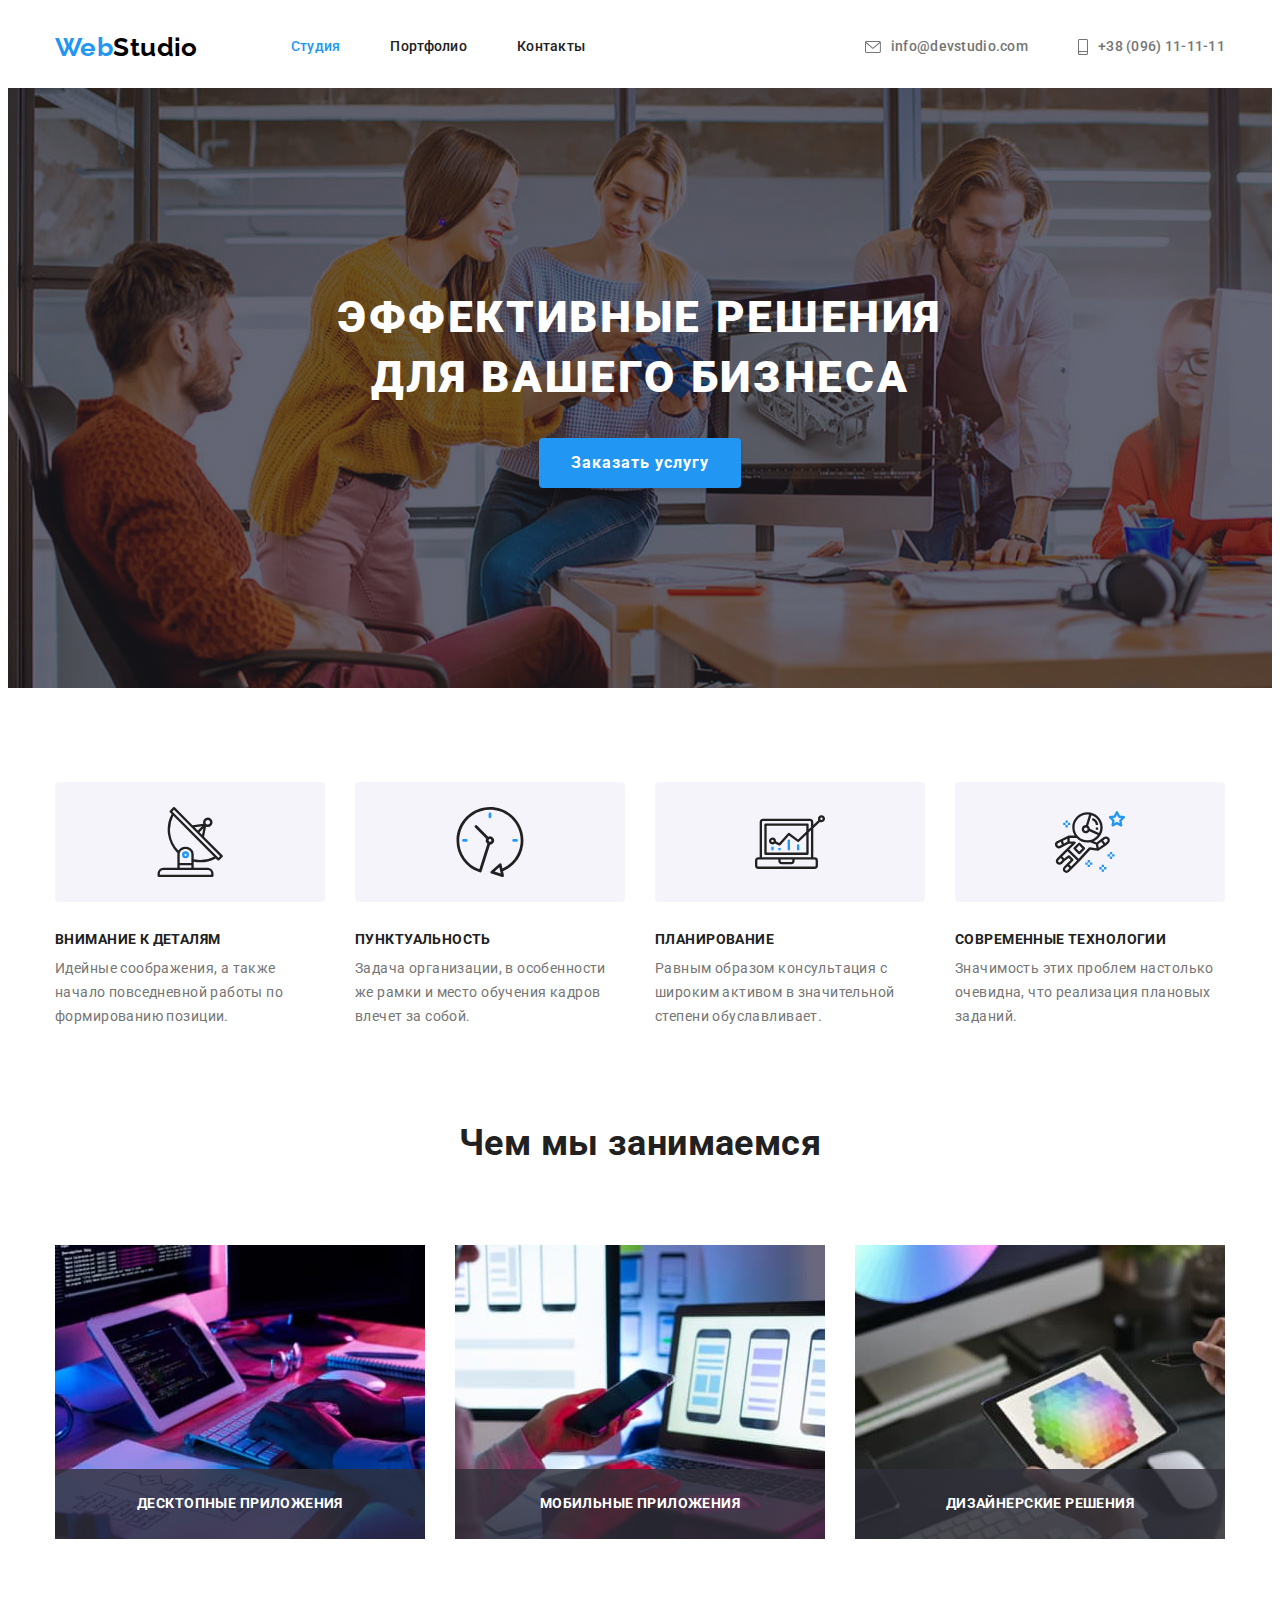
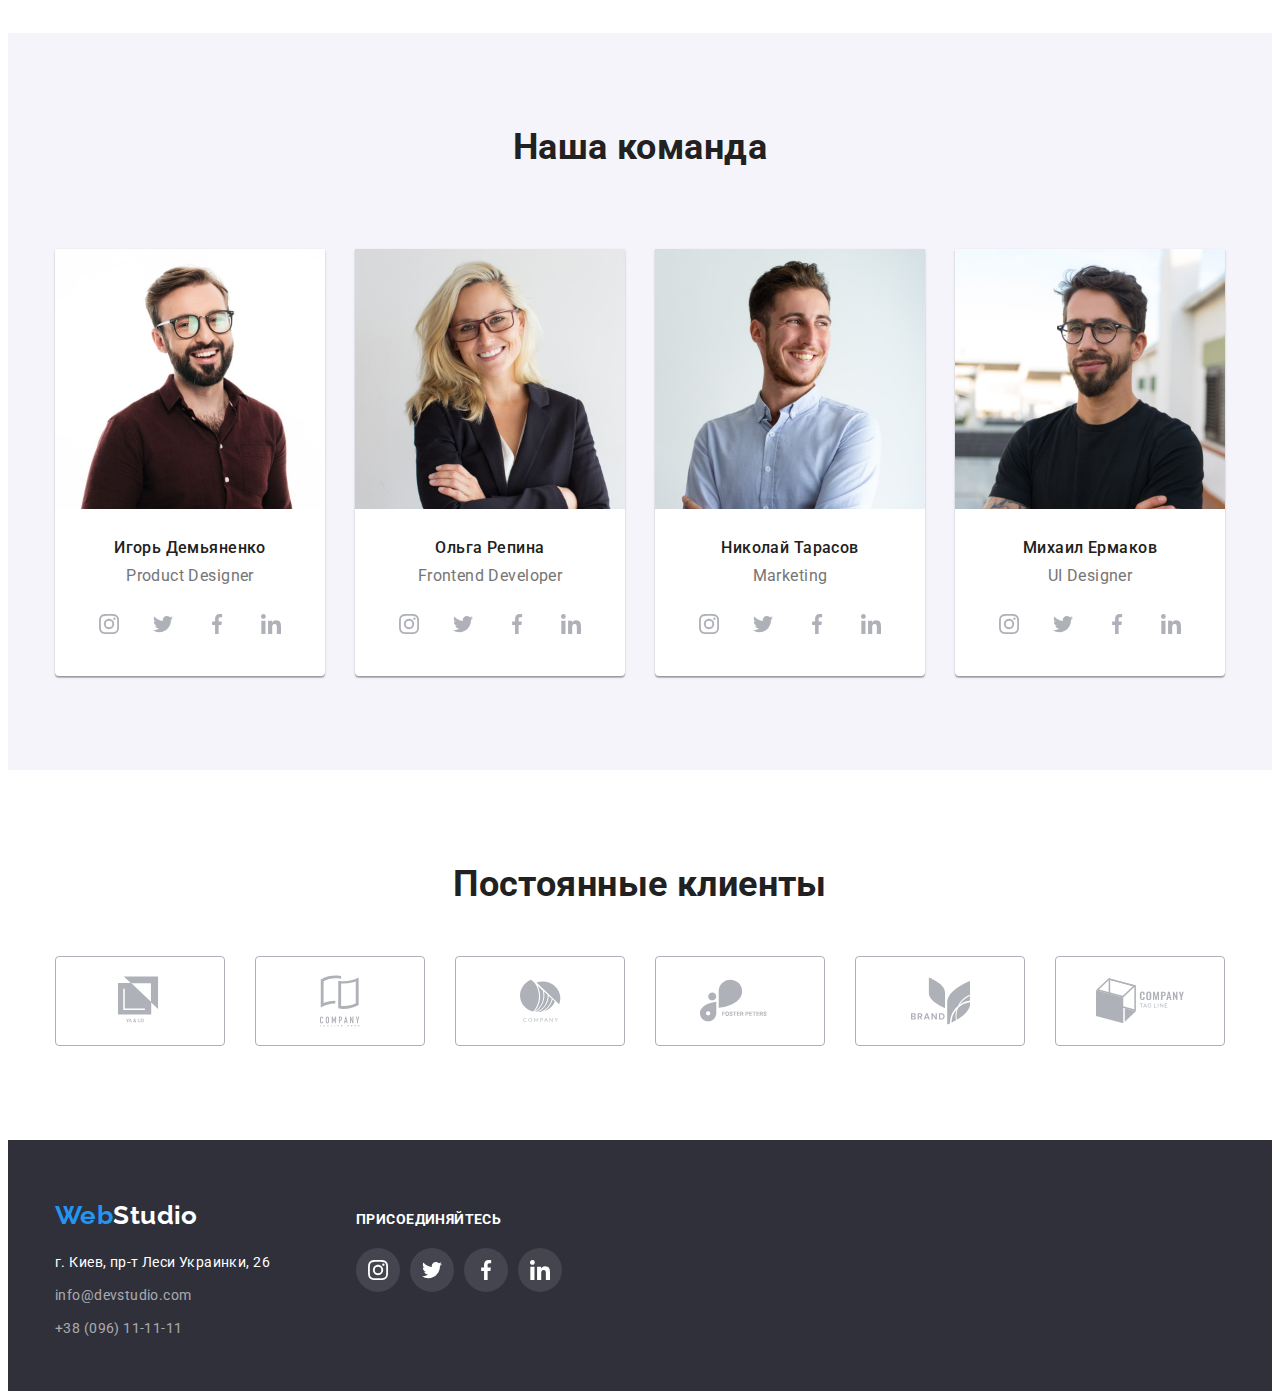
<file: index.html>
<!DOCTYPE html>
<html lang="ru">

<head>
  <meta charset="UTF-8">
  <meta http-equiv="X-UA-Compatible" content="IE=edge">
  <meta name="viewport" content="width=device-width, initial-scale=1.0">
  <link rel="preconnect" href="https://fonts.gstatic.com">
  <link href="https://fonts.googleapis.com/css2?family=Raleway:wght@700&family=Roboto:wght@400;500;700;900&display=swap"
    rel="stylesheet">
  <link rel="stylesheet" href="https://cdnjs.cloudflare.com/ajax/libs/modern-normalize/1.0.0/modern-normalize.min.css"
    integrity="sha512-ISS7cAi1PEhQ8jnbJpJZMd29NlhNj4AWYyLOSp2CE/CsHxTCu+r+t0D2yoJudVrd0/8fTVPUVDzY5Tvli75u/g=="
    crossorigin="anonymous" />
  <title>Портфолио</title>
  <link rel="stylesheet" href="./css/styles.css">
</head>

<body class="page">

    <!-- Меню -->
    <header class="page-header">
        <div class="container">
            <nav class="header-nav">
                <a href="./index.html" class="logo list"><span class="logo-color">Web</span>Studio</a>
                <ul class="site-nav list">
                    <li class="item"><a href="./index.html" class="link-nav current list">Студия</a></li>
                    <li class="item"><a href="./portfolio.html" class="link-nav list">Портфолио</a></li>
                    <li class="item"><a href="#contacts" class="link-nav list">Контакты</a></li>
                </ul>
            </nav>
            <ul class="auth-nav list">
                <li class="item"><a href="mailto:info@devstudio.com" aria-label="Почта" class="link-contacts list">
                    <svg class="link-contacts-icon" width="16" height="12">
                        <use href="./images/icon.svg#envelope"></use>
                    </svg>
                    info@devstudio.com</a>
                </li>
                <li class="item"><a href="tel:+380961111111" aria-label="Телефон" class="link-contacts list">
                    <svg class="link-contacts-icon" width="10" height="16">
                        <use href="./images/icon.svg#smartphone"></use>
                    </svg>
                    +38 (096) 11-11-11</a>
                </li>
            </ul>
        </div>
    </header>

    <!-- Баннер -->
    <main>
        <section class="hero">
            <div class="container">
                <div class="hero-center">
                    <h1 class="hero-title">Эффективные решения <br> для вашего бизнеса</h1>
                </div>
                <button type="button" class="button-hero" data-modal-open>Заказать услугу</button>
                <div class="backdrop is-hidden" data-modal>
                    <div class="modal">
                        <p></p>
                        <button type="button" class="button-modal-close list list-border" data-modal-close>
                            <svg class="close-icon" width="11" height="11">
                            <use href="./images/icon.svg#close"></use>
                            </svg>
                        </button>
                    </div>
                </div>
            </div>
        </section>

        <section class="section">
            <div class="container">
                <h2 class="visually-hidden">Чем мы занимаемся описание</h2>
                <ul class="section-text list">
                    <li class="item">
                        <div class="item-box">
                            <svg class="item-icon" width="70" height="70">
                                <use href="./images/icon.svg#Group"></use>
                            </svg>
                        </div>
                        <h3 class="text-title">Внимание к деталям</h3>
                        <p class="text">Идейные соображения, а также начало повседневной работы по формированию позиции.
                        </p>
                    </li>

                    <li class="item">
                        <div class="item-box">
                            <svg class="item-icon" width="70" height="70">
                                <use href="./images/icon.svg#clock"></use>
                            </svg>
                        </div>
                        <h3 class="text-title">Пунктуальность</h3>
                        <p class="text">Задача организации, в особенности же рамки и место обучения кадров влечет за
                            собой.
                        </p>
                    </li>

                    <li class="item">
                        <div class="item-box">
                            <svg class="item-icon" width="70" height="70">
                                <use href="./images/icon.svg#diagram"></use>
                            </svg>
                        </div>
                        <h3 class="text-title">Планирование</h3>
                        <p class="text">Равным образом консультация с широким активом в значительной степени
                            обуславливает.
                        </p>
                    </li>

                    <li class="item">
                        <div class="item-box">
                            <svg class="item-icon" width="70" height="70">
                                <use href="./images/icon.svg#astronaut"></use>
                            </svg>
                        </div>
                        <h3 class="text-title">Современные технологии</h3>
                        <p class="text">Значимость этих проблем настолько очевидна, что реализация плановых заданий.</p>
                    </li>
                </ul>
            </div>
        </section>

    <!-- Чем мы занимаемся -->
    <section class="section fotos">
        <div class="container">
            <h2 class="section-title">Чем мы занимаемся</h2>
            <ul class="section-foto list">
                <li class="item foto-thumb"><img src="./images/about-1.jpg" alt="Сотрудник пишет код." width="370">
                    <p class="foto-thumb-text">Десктопные приложения</p>
                </li>
                <li class="item foto-thumb"><img src="./images/about-2.jpg" alt="Сотрудник настраивает стили." width="370">
                    <p class="foto-thumb-text">Мобильные приложения</p>
                </li>
                <li class="item foto-thumb"><img src="./images/about-3.jpg" alt="Сотрудник настраивает цветовую палитру." width="370">
                    <p class="foto-thumb-text">Дизайнерские решения</p>
                </li>
            </ul>
        </div>
    </section>

    <!-- Команда -->
        <section class="section team">
            <div class="container">
                <h2 class="section-title">Наша команда</h2>
                <ul class="section-card list">
                    <li class="item">
                        <img src="./images/prod-designer.jpg" alt="На фото Игорь Демьяненко" width="270" class="team-foto">
                        <div class="card-box">
                            <h3 class="card-title">Игорь Демьяненко</h3>
                            <p class="card-text">Product Designer</p>
                                <ul class="social-network list">
                                    <li class="social-item ">
                                        <a href="" class="social-link" aria-label="Инстаграмм" target="_blank"
                                            rel="noopener noreferrer">
                                            <svg class="social-icon" width="20" height="20">
                                                <use href="./images/icon.svg#instagram"></use>
                                            </svg>
                                        </a>
                                    </li>
                                    <li class="social-item">
                                        <a href="" class="social-link" aria-label="Твиттер" target="_blank"
                                            rel="noopener noreferrer">
                                            <svg class="social-icon" width="20" height="20">
                                                <use href="./images/icon.svg#twitter"></use>
                                            </svg>
                                        </a>
                                    </li>
                                    <li class="social-item">
                                        <a href="" class="social-link" aria-label="Фейсбук" target="_blank"
                                            rel="noopener noreferrer">
                                            <svg class="social-icon" width="20" height="20">
                                                <use href="./images/icon.svg#facebook"></use>
                                            </svg>
                                        </a>
                                    </li>
                                    <li class="social-item">
                                        <a href="" class="social-link" aria-label="Линкедин" target="_blank"
                                            rel="noopener noreferrer">
                                            <svg class="social-icon" width="20" height="20">
                                                <use href="./images/icon.svg#linkedin"></use>
                                            </svg>
                                        </a>
                                    </li>
                                </ul>
                        </div>
                    </li>
                    <li class="item">
                        <img src="./images/fronend-dev.jpg" alt="На фото Ольга Репина" width="270" class="team-foto">
                        <div class="card-box">
                            <h3 class="card-title">Ольга Репина</h3>
                            <p class="card-text">Frontend Developer</p>
                                <ul class="social-network list">
                                    <li class="social-item ">
                                        <a href="" class="social-link" aria-label="Инстаграмм" target="_blank"
                                            rel="noopener noreferrer">
                                            <svg class="social-icon" width="20" height="20">
                                                <use href="./images/icon.svg#instagram"></use>
                                            </svg>
                                        </a>
                                    </li>
                                    <li class="social-item">
                                        <a href="" class="social-link" aria-label="Твиттер" target="_blank"
                                            rel="noopener noreferrer">
                                            <svg class="social-icon" width="20" height="20">
                                                <use href="./images/icon.svg#twitter"></use>
                                            </svg>
                                        </a>
                                    </li>
                                    <li class="social-item">
                                        <a href="" class="social-link" aria-label="Фейсбук" target="_blank"
                                            rel="noopener noreferrer">
                                            <svg class="social-icon" width="20" height="20">
                                                <use href="./images/icon.svg#facebook"></use>
                                            </svg>
                                        </a>
                                    </li>
                                    <li class="social-item">
                                        <a href="" class="social-link" aria-label="Линкедин" target="_blank"
                                            rel="noopener noreferrer">
                                            <svg class="social-icon" width="20" height="20">
                                                <use href="./images/icon.svg#linkedin"></use>
                                            </svg>
                                        </a>
                                    </li>
                                </ul>
                        </div>
                    </li>
                    <li class="item">
                        <img src="./images/marketting.jpg" alt="На фото Николай Тарасов" width="270" class="team-foto">
                        <div class="card-box">
                            <h3 class="card-title">Николай Тарасов</h3>
                            <p class="card-text">Marketing</p>
                                <ul class="social-network list">
                                    <li class="social-item ">
                                        <a href="" class="social-link" aria-label="Инстаграмм" target="_blank"
                                            rel="noopener noreferrer">
                                            <svg class="social-icon" width="20" height="20">
                                                <use href="./images/icon.svg#instagram"></use>
                                            </svg>
                                        </a>
                                    </li>
                                    <li class="social-item">
                                        <a href="" class="social-link" aria-label="Твиттер" target="_blank"
                                            rel="noopener noreferrer">
                                            <svg class="social-icon" width="20" height="20">
                                                <use href="./images/icon.svg#twitter"></use>
                                            </svg>
                                        </a>
                                    </li>
                                    <li class="social-item">
                                        <a href="" class="social-link" aria-label="Фейсбук" target="_blank"
                                            rel="noopener noreferrer">
                                            <svg class="social-icon" width="20" height="20">
                                                <use href="./images/icon.svg#facebook"></use>
                                            </svg>
                                        </a>
                                    </li>
                                    <li class="social-item">
                                        <a href="" class="social-link" aria-label="Линкедин" target="_blank"
                                            rel="noopener noreferrer">
                                            <svg class="social-icon" width="20" height="20">
                                                <use href="./images/icon.svg#linkedin"></use>
                                            </svg>
                                        </a>
                                    </li>
                                </ul>
                        </div>
                    </li>
                    <li class="item">
                        <img src="./images/ui-designer.jpg" alt="На фото Михаил Ермаков" width="270" class="team-foto">
                        <div class="card-box">
                            <h3 class="card-title">Михаил Ермаков</h3>
                            <p class="card-text">UI Designer</p>
                                <ul class="social-network list">
                                    <li class="social-item ">
                                        <a href="" class="social-link" aria-label="Инстаграмм" target="_blank"
                                            rel="noopener noreferrer">
                                            <svg class="social-icon" width="20" height="20">
                                                <use href="./images/icon.svg#instagram"></use>
                                            </svg>
                                        </a>
                                    </li>
                                    <li class="social-item">
                                        <a href="" class="social-link" aria-label="Твиттер" target="_blank"
                                            rel="noopener noreferrer">
                                            <svg class="social-icon" width="20" height="20">
                                                <use href="./images/icon.svg#twitter"></use>
                                            </svg>
                                        </a>
                                    </li>
                                    <li class="social-item">
                                        <a href="" class="social-link" aria-label="Фейсбук" target="_blank"
                                            rel="noopener noreferrer">
                                            <svg class="social-icon" width="20" height="20">
                                                <use href="./images/icon.svg#facebook"></use>
                                            </svg>
                                        </a>
                                    </li>
                                    <li class="social-item">
                                        <a href="" class="social-link" aria-label="Линкедин" target="_blank"
                                            rel="noopener noreferrer">
                                            <svg class="social-icon" width="20" height="20">
                                                <use href="./images/icon.svg#linkedin"></use>
                                            </svg>
                                        </a>
                                    </li>
                                </ul>
                        </div>
                    </li>
                </ul>
            </div>
        </section>

        <section class="section clients">
            <div class="container">
                <h2 class="clients-titel">Постоянные клиенты</h2>
                <ul class="clients-list list">
                    <li class="clients-item">
                        <a href="" class="clients-link" aria-label="Логотип фирмы" target="_blank"
                            rel="noopener noreferrer">
                            <svg class="clients-icon" width="44.27" height="52">
                                <use href="./images/icon.svg#logo1"></use>
                            </svg>
                        </a>
                    </li>
                    <li class="clients-item">
                        <a href="" class="clients-link" aria-label="Логотип фирмы" target="_blank"
                            rel="noopener noreferrer">
                            <svg class="clients-icon" width="40" height="52">
                                <use href="./images/icon.svg#logo2"></use>
                            </svg>
                        </a>
                    </li>
                    <li class="clients-item">
                        <a href="" class="clients-link" aria-label="Логотип фирмы" target="_blank"
                            rel="noopener noreferrer">
                            <svg class="clients-icon" width="41" height="52">
                                <use href="./images/icon.svg#logo3"></use>
                            </svg>
                        </a>
                    </li>
                    <li class="clients-item">
                        <a href="" class="clients-link" aria-label="Логотип фирмы" target="_blank"
                            rel="noopener noreferrer">
                            <svg class="clients-icon" width="79.66" height="52">
                                <use href="./images/icon.svg#logo4"></use>
                            </svg>
                        </a>
                    </li>
                    <li class="clients-item">
                        <a href="" class="clients-link" aria-label="Логотип фирмы" target="_blank"
                            rel="noopener noreferrer">
                            <svg class="clients-icon" width="59" height="52">
                                <use href="./images/icon.svg#logo5"></use>
                            </svg>
                        </a>
                    </li>
                    <li class="clients-item">
                        <a href="" class="clients-link" aria-label="Логотип фирмы" target="_blank"
                            rel="noopener noreferrer">
                            <svg class="clients-icon" width="88.48" height="52">
                                <use href="./images/icon.svg#logo6"></use>
                            </svg>
                        </a>
                    </li>
                </ul>
            </div>
        </section>
    </main>

    <!-- Подвал -->

    <footer class="footer">
        <div class="container">
            <div class="footerbox">
                <div class="address-block">
                    <a href="./index.html" class="logo logo-end"><span class="logo-color">Web</span><span
                            class="logo-colors">Studio</span></a>
                    <address class="address" id="contacts">
                        <ul class="address-list list">
                            <li><a href="https://goo.gl/maps/zxBXprxEHdJfPsus8" aria-label="Гугл карта" target="_blank"
                                    rel="noopener noreferrer" class="address-map list">
                                    г. Киев, пр-т Леси Украинки, 26</a></li>
                            <li><a href="mailto:info@devstudio.com" aria-label="Почта"
                                    class="address-contacts list">info@devstudio.com</a></li>
                            <li><a href="tel:+380961111111" aria-label="Телефон"
                                    class="address-contacts list">+38 (096) 11-11-11</a></li>
                        </ul>
                    </address>
                </div>
                <div class="social-network-link">
                    <p class="invite">присоединяйтесь</p>
                    <ul class="social-network list">
                        <li class="social-item ">
                            <a href="" class="social-link end" aria-label="Инстаграмм" target="_blank"
                                rel="noopener noreferrer">
                                <svg class="social-icon end" width="20" height="20">
                                    <use href="./images/icon.svg#instagram"></use>
                                </svg>
                            </a>
                        </li>
                        <li class="social-item">
                            <a href="" class="social-link end" aria-label="Твиттер" target="_blank"
                                rel="noopener noreferrer">
                                <svg class="social-icon end" width="20" height="20">
                                    <use href="./images/icon.svg#twitter"></use>
                                </svg>
                            </a>
                        </li>
                        <li class="social-item">
                            <a href="" class="social-link end" aria-label="Фейсбук" target="_blank"
                                rel="noopener noreferrer">
                                <svg class="social-icon end" width="20" height="20">
                                    <use href="./images/icon.svg#facebook"></use>
                                </svg>
                            </a>
                        </li>
                        <li class="social-item">
                            <a href="" class="social-link end" aria-label="Линкедин" target="_blank"
                                rel="noopener noreferrer">
                                <svg class="social-icon end" width="20" height="20">
                                    <use href="./images/icon.svg#linkedin"></use>
                                </svg>
                            </a>
                        </li>
                    </ul>
                </div>
            </div>
        </div>
    </footer>

    <script src="./js/modal.js"></script>
</body></html>
</file>
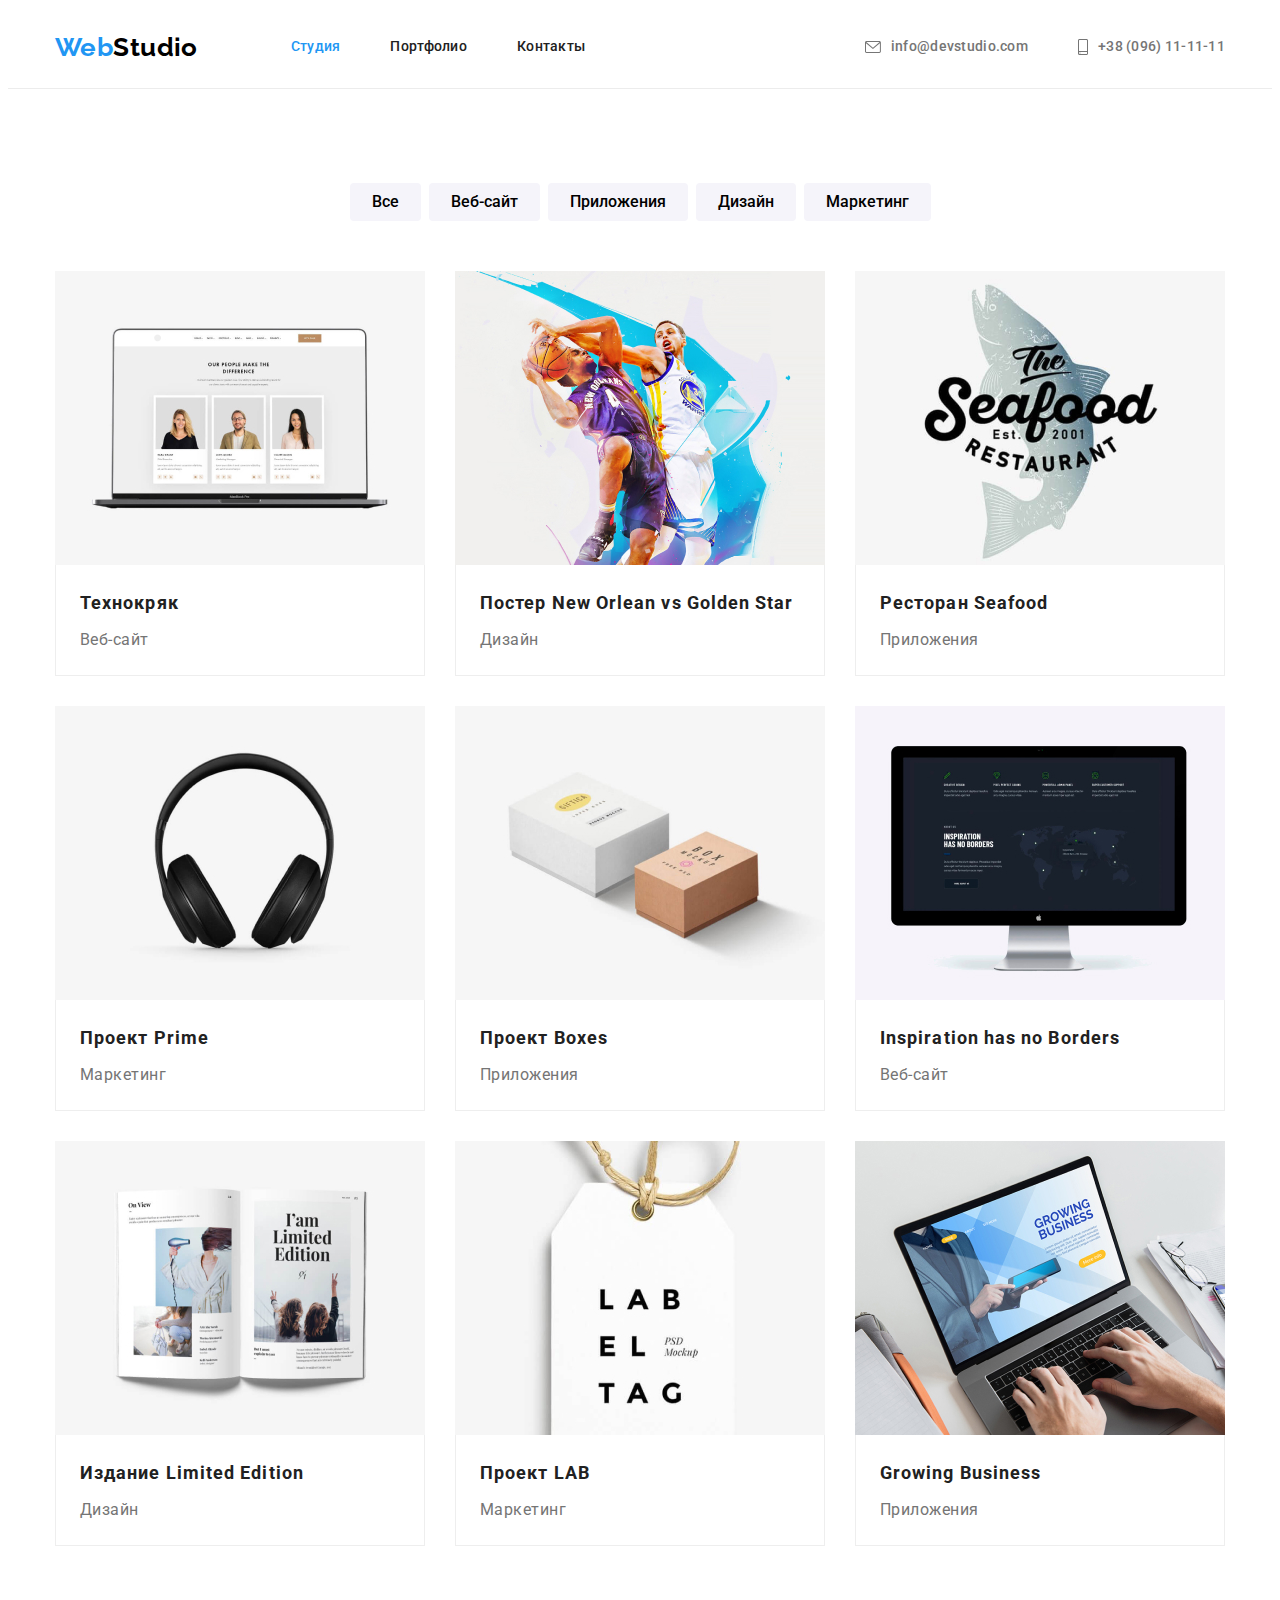
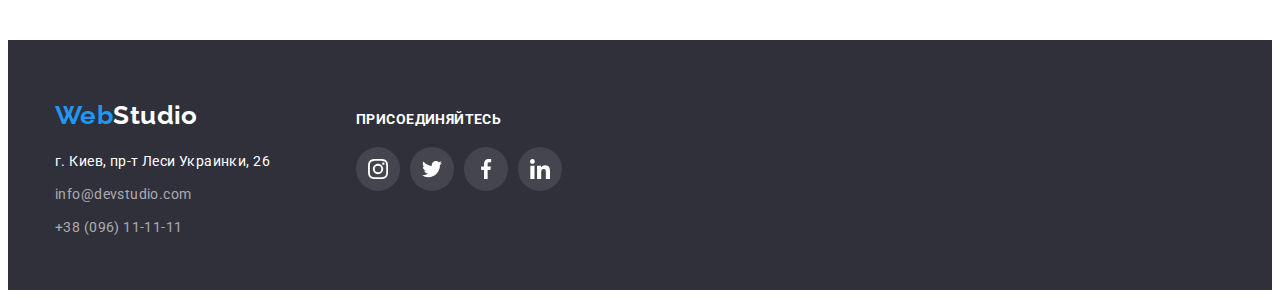
<file: portfolio.html>
<!DOCTYPE html>
<html lang="ru">

<head>
  <meta charset="UTF-8">
  <meta http-equiv="X-UA-Compatible" content="IE=edge">
  <meta name="viewport" content="width=device-width, initial-scale=1.0">
  <link href="https://fonts.googleapis.com/css2?family=Raleway:wght@700&family=Roboto:wght@400;500;700;900&display=swap"
    rel="stylesheet">
  <link rel="preconnect" href="https://fonts.gstatic.com">
  <link rel="stylesheet" href="https://cdnjs.cloudflare.com/ajax/libs/modern-normalize/1.0.0/modern-normalize.min.css"
    integrity="sha512-ISS7cAi1PEhQ8jnbJpJZMd29NlhNj4AWYyLOSp2CE/CsHxTCu+r+t0D2yoJudVrd0/8fTVPUVDzY5Tvli75u/g=="
    crossorigin="anonymous" />
  <title>Портфолио</title>
  <link rel="stylesheet" href="./css/styles.css">
</head>

<!-- Меню -->
<body class="page">
    <header class="page-header border">
        <div class="container">
            <nav class="header-nav">
                <a href="./index.html" class="logo list"><span class="logo-color">Web</span>Studio</a>
                <ul class="site-nav list">
                    <li class="item"><a href="./index.html" class="link-nav current list">Студия</a></li>
                    <li class="item"><a href="./portfolio.html" class="link-nav list">Портфолио</a></li>
                    <li class="item"><a href="#contacts" class="link-nav list">Контакты</a></li>
                </ul>
            </nav>
            <ul class="auth-nav list">
                <li class="item"><a href="mailto:info@devstudio.com" aria-label="Почта" class="link-contacts list">
                    <svg class="link-contacts-icon" width="16" height="12">
                        <use href="./images/icon.svg#envelope"></use>
                    </svg>
                    info@devstudio.com</a>
                </li>
                <li class="item"><a href="tel:+380961111111" aria-label="Телефон" class="link-contacts list">
                    <svg class="link-contacts-icon" width="10" height="16">
                        <use href="./images/icon.svg#smartphone"></use>
                    </svg>
                    +38 (096) 11-11-11</a>
                </li>
            </ul>
        </div>
    </header>

<!-- Портфолио -->
    <main>
        <section class="portfolio">
            <div class="container">
                <h1 class="visually-hidden">Портфолио</h1>
                <ul class="filter list">
                    <li><button type="button" class="filter-button">Все</button></li>
                    <li><button type="button" class="filter-button">Веб-сайт</button></li>
                    <li><button type="button" class="filter-button">Приложения</button></li>
                    <li><button type="button" class="filter-button">Дизайн</button></li>
                    <li><button type="button" class="filter-button">Маркетинг</button></li>
                </ul>
                <ul class="filter-item list">
                    <li class="item none">
                        <a href="" aria-label="Веб-сайт" class="filter-link list" target="_blank"
                        rel="noopener noreferrer">
                        <div class="animation-box">
                            <img src="./images/img.jpg" alt="На фото ноутбук" width="370"
                                class="filter-foto">
                                <p class="animation-box-thumb"><span class="animation-box-text">Технокряк это
                                    современная площадка распространения коронавируса.
                                    Компании
                                    используют эту платформу для цифрового
                                    шпионажа и атак на защищённые сервера конкурентов.</span></p>
                        </div>
                            <div class="filter-box">
                                <h2 class="filter-card-title">Технокряк</h2>
                                <p class="filter-card-text">Веб-сайт</p>
                            </div>
                        </a>
                    </li>
                    <li class="item none">
                        <a href="" aria-label="Дизайн" class="filter-link list" target="_blank"
                        rel="noopener noreferrer">
                        <div class="animation-box">
                            <img src="./images/img-1.jpg" alt="На фото баскетболисты" width="370"
                                class="filter-foto">
                                <p class="animation-box-thumb"><span class="animation-box-text">Lorem ipsum dolor sit
                                    amet consectetur adipisicing elit. Magnam beatae, provident similique ab eum id
                                    sint recusandae temporibus! Eveniet nam nobis temporibus quidem harum
                                    perspiciatis, praesentium tenetur veniam!</span></p>
                        </div>
                            <div class="filter-box">
                                <h2 class="filter-card-title">Постер New Orlean vs Golden Star</h2>
                                <p class="filter-card-text">Дизайн</p>
                            </div>
                        </a>
                    </li>
                    <li class="item none">
                        <a href="" aria-label="Приложения" class="filter-link list" target="_blank"
                        rel="noopener noreferrer">
                        <div class="animation-box">
                            <img src="./images/img-2.jpg" alt="На фото логотип ресторана" width="370"
                                class="filter-foto">
                                <p class="animation-box-thumb"><span class="animation-box-text">Lorem ipsum dolor sit
                                    amet consectetur adipisicing elit. Magnam beatae, provident similique ab eum id
                                    sint recusandae temporibus! Eveniet nam nobis temporibus quidem harum
                                    perspiciatis, praesentium tenetur veniam!</span></p>
                        </div>
                            <div class="filter-box">
                                <h2 class="filter-card-title">Ресторан Seafood</h2>
                                <p class="filter-card-text">Приложения</p>
                            </div>
                        </a>
                    </li>
                    <li class="item">
                        <a href="" aria-label="Маркетинг" class="filter-link list" target="_blank"
                        rel="noopener noreferrer">
                        <div class="animation-box">
                            <img src="./images/img-3.jpg" alt="На фото наушники" width="370"
                                class="filter-foto">
                                <p class="animation-box-thumb"><span class="animation-box-text">Lorem ipsum dolor sit
                                    amet consectetur adipisicing elit. Magnam beatae, provident similique ab eum id
                                    sint recusandae temporibus! Eveniet nam nobis temporibus quidem harum
                                    perspiciatis, praesentium tenetur veniam!</span></p>
                        </div>
                            <div class="filter-box">
                                <h2 class="filter-card-title">Проект Prime</h2>
                                <p class="filter-card-text">Маркетинг</p>
                            </div>
                        </a>
                    </li>
                    <li class="item">
                        <a href="" aria-label="Приложения" class="filter-link list" target="_blank"
                        rel="noopener noreferrer">
                        <div class="animation-box">
                            <img src="./images/img-4.jpg" alt="На фото коробки" width="370"
                                class="filter-foto">
                                <p class="animation-box-thumb"><span class="animation-box-text">Lorem ipsum dolor sit
                                    amet consectetur adipisicing elit. Magnam beatae, provident similique ab eum id
                                    sint recusandae temporibus! Eveniet nam nobis temporibus quidem harum
                                    perspiciatis, praesentium tenetur veniam!</span></p>
                        </div>
                            <div class="filter-box">
                                <h2 class="filter-card-title">Проект Boxes</h2>
                                <p class="filter-card-text">Приложения</p>
                            </div>
                        </a>
                    </li>
                    <li class="item">
                        <a href="" aria-label="Веб-сайт" class="filter-link list" target="_blank"
                        rel="noopener noreferrer">
                        <div class="animation-box">
                            <img src="./images/img-5.jpg" alt="На фото монитор" width="370"
                                class="filter-foto">
                                <p class="animation-box-thumb"><span class="animation-box-text">Lorem ipsum dolor sit
                                    amet consectetur adipisicing elit. Magnam beatae, provident similique ab eum id
                                    sint recusandae temporibus! Eveniet nam nobis temporibus quidem harum
                                    perspiciatis, praesentium tenetur veniam!</span></p>
                        </div>
                            <div class="filter-box">
                                <h2 class="filter-card-title">Inspiration has no Borders</h2>
                                <p class="filter-card-text">Веб-сайт</p>
                            </div>
                        </a>
                    </li>
                    <li class="item">
                        <a href="" aria-label="Дизайн" class="filter-link list" target="_blank"
                        rel="noopener noreferrer">
                        <div class="animation-box">
                            <img src="./images/img-6.jpg" alt="На фото книга" width="370" class="filter-foto">
                            
                                <p class="animation-box-thumb"><span class="animation-box-text">Lorem ipsum dolor sit
                                    amet consectetur adipisicing elit. Magnam beatae, provident similique ab eum id
                                    sint recusandae temporibus! Eveniet nam nobis temporibus quidem harum
                                    perspiciatis, praesentium tenetur veniam!</span></p>
                        </div>
                            <div class="filter-box">
                                <h2 class="filter-card-title">Издание Limited Edition</h2>
                                <p class="filter-card-text">Дизайн</p>
                            </div>
                        </a>
                    </li>
                    <li class="item">
                        <a href="" aria-label="Маркетинг" class="filter-link list" target="_blank"
                        rel="noopener noreferrer">
                        <div class="animation-box">
                            <img src="./images/img-7.jpg" alt="На фото ярлык с логотипом" width="370"
                                class="filter-foto">
                                <p class="animation-box-thumb"><span class="animation-box-text">Lorem ipsum dolor sit
                                    amet consectetur adipisicing elit. Magnam beatae, provident similique ab eum id
                                    sint recusandae temporibus! Eveniet nam nobis temporibus quidem harum
                                    perspiciatis, praesentium tenetur veniam!</span></p>
                        </div>
                            <div class="filter-box">
                                <h2 class="filter-card-title">Проект LAB</h2>
                                <p class="filter-card-text">Маркетинг</p>
                            </div>
                        </a>
                    </li>
                    <li class="item">
                        <a href="" aria-label="Приложения" class="filter-link list" target="_blank"
                        rel="noopener noreferrer">
                        <div class="animation-box">
                            <img src="./images/img-8.jpg" alt="На фото человек работает на ноутбуке"
                                width="370" class="filter-foto">
                                <p class="animation-box-thumb"><span class="animation-box-text">Lorem ipsum dolor sit
                                    amet consectetur adipisicing elit. Magnam beatae, provident similique ab eum id
                                    sint recusandae temporibus! Eveniet nam nobis temporibus quidem harum
                                    perspiciatis, praesentium tenetur veniam!</span></p>
                        </div>
                            <div class="filter-box">
                                <h2 class="filter-card-title">Growing Business</h2>
                                <p class="filter-card-text">Приложения</p>
                            </div>
                        </a>
                    </li>
                </ul>
            </div>
        </section>
    </main>
        
    <!-- Подвал -->    
    <footer class="footer">
        <div class="container">
            <div class="footerbox">
                <div class="address-block">
                    <a href="./index.html" class="logo logo-end"><span class="logo-color">Web</span><span
                            class="logo-colors">Studio</span></a>
                    <address class="address" id="contacts">
                        <ul class="address-list list">
                            <li><a href="https://goo.gl/maps/zxBXprxEHdJfPsus8" aria-label="Гугл карта" target="_blank"
                                    rel="noopener noreferrer" class="address-map list">
                                    г. Киев, пр-т Леси Украинки, 26</a></li>
                            <li><a href="mailto:info@devstudio.com" aria-label="Почта"
                                    class="address-contacts list">info@devstudio.com</a></li>
                            <li><a href="tel:+380961111111" aria-label="Телефон"
                                    class="address-contacts list">+38 (096) 11-11-11</a></li>
                        </ul>
                    </address>
                </div>
                <div class="social-network-link">
                    <p class="invite">присоединяйтесь</p>
                    <ul class="social-network list">
                        <li class="social-item ">
                            <a href="" class="social-link end" aria-label="Инстаграмм" target="_blank"
                                rel="noopener noreferrer">
                                <svg class="social-icon end" width="20" height="20">
                                    <use href="./images/icon.svg#instagram"></use>
                                </svg>
                            </a>
                        </li>
                        <li class="social-item">
                            <a href="" class="social-link end" aria-label="Твиттер" target="_blank"
                                rel="noopener noreferrer">
                                <svg class="social-icon end" width="20" height="20">
                                    <use href="./images/icon.svg#twitter"></use>
                                </svg>
                            </a>
                        </li>
                        <li class="social-item">
                            <a href="" class="social-link end" aria-label="Фейсбук" target="_blank"
                                rel="noopener noreferrer">
                                <svg class="social-icon end" width="20" height="20">
                                    <use href="./images/icon.svg#facebook"></use>
                                </svg>
                            </a>
                        </li>
                        <li class="social-item">
                            <a href="" class="social-link end" aria-label="Линкедин" target="_blank"
                                rel="noopener noreferrer">
                                <svg class="social-icon end" width="20" height="20">
                                    <use href="./images/icon.svg#linkedin"></use>
                                </svg>
                            </a>
                        </li>
                    </ul>
                </div>
            </div>
        </div>
    </footer>


</body></html>
</file>
<file: css/styles.css>
:root {
  --accent-color: #2196f3;
  --accent-color-inv: rgba(33, 150, 243, 0.9);
  --text-title-color: #212121;
  --text-color: #757575;
  --icons-color: #afb1b8;
  --primary-white-color: #ffffff;
  --dark-bg-color: #2f303a;
  --accent-bg-color: #f5f4fa;
  --section-text-set: 4;
  --section-text-set-gap: 30px;
  --section-card-set: 4;
  --section-card-set-gap: 30px;
  --section-foto-set: 3;
  --section-foto-set-gap: 30px;
  --section-clients-set: 6;
  --section-clients-set-gap: 30px;
  --section-filter-link-set: 3;
  --section-filter-link-gap: 30px;
  --card-shadow: 0px 1px 3px rgba(0, 0, 0, 0.12),
                 0px 1px 1px rgba(0, 0, 0, 0.14),
                 0px 2px 1px rgba(0, 0, 0, 0.2);
}

body {
  background-color: var(--primary-white-color);
  color: var(--text-title-color);
  font-family: Roboto, sans-serif;
  font-weight: 400;
  font-size: 14px;
  line-height: 1.71;
  letter-spacing: 0.03em;
}

html {
  box-sizing: border-box;
}

*,
*::after,
*::before {
  box-sizing: inherit;
}

h1,
h2,
h3,
h4,
h5,
h6,
p {
  margin-top: 0;
}

img {
  display: block;
  max-width: 100%;
  height: auto;
}

.list {
  list-style: none;
  text-decoration: none;
  color: inherit;
  padding: 0;
  margin: 0;
}

.visually-hidden {
  position: absolute !important;
  clip: rect(1px 1px 1px 1px);
  clip: rect(1px, 1px, 1px, 1px);
  padding: 0 !important;
  border: 0 !important;
  height: 1px !important;
  width: 1px !important;
  overflow: hidden;
}

.container {
  width: 1200px;
  padding-right: 15px;
  padding-left: 15px;
  margin-right: auto;
  margin-left: auto;
}

.page-header.border {
  border-bottom: 1px solid #ececec;
}

/* Сайт контейнер */

.page-header .container {
  display: flex;
  justify-content: flex-end;
  align-items: center;
}

.page-header .logo {
  margin-right: 93px;
}

.header-nav {
  display: inline-flex;
  align-items: center;
  margin-right: auto;
}

.logo {
  display: inline-block;
  color: #000000;

  font-family: Raleway, sans-serif;
  font-weight: 700;
  font-size: 26px;
  line-height: 1.19;
  text-decoration: none;
}

.logo-color {
  color: var(--accent-color);
}

.logo-colors {
  color: var(--primary-white-color);
  background-color: #2f303a; /*временно*/
}

.link-nav:hover,
.link-nav:focus {
  color: var(--accent-color);
  transition: var(--animation);
}

.link-nav {
  color: var(--text-title-color);
  transition: color 250ms cubic-bezier(0.4, 0, 0.2, 1);
}

.site-nav .link-nav.current {
  color: var(--accent-color);
}

.site-nav .item:not(:last-child) {
  margin-right: 50px;
}

.auth-nav .item:not(:last-child) {
  margin-right: 50px;
}

.site-nav,
.auth-nav {
  display: flex;
  font-weight: 500;
  font-size: 14px;
  line-height: 1.14;
  letter-spacing: 0.02em;
}

.link-contacts:hover,
.link-contacts:focus {
  color: var(--accent-color);
}

.link-contacts {
  padding-top: 1px;
  padding-bottom: 1px;
  display: flex;
  align-items: center;
  color: var(--text-color);
  transition: color 250ms cubic-bezier(0.4, 0, 0.2, 1);
}

.link-contacts-icon {
  margin-right: 10px;
  fill: currentColor;
  transition: fill 250ms cubic-bezier(0.4, 0, 0.2, 1);
}

.address-list {
  font-style: normal;
  display: flex;
  flex-direction: column;
}

.address-list li:not(:last-child) {
  margin-bottom: 9px;
}

/* Подвал-адресс */
.address-contacts:hover,
.address-contacts:focus {
  color: var(--accent-color);
}

.address-contacts {
  color: rgba(255, 255, 255, 0.6);
  transition: color 250ms cubic-bezier(0.4, 0, 0.2, 1);
}

.address-map:hover,
.address-map:focus {
  color: var(--accent-color);
}

.address-map {
  color: var(--primary-white-color);
  transition: color 250ms cubic-bezier(0.4, 0, 0.2, 1);
}

/* Секция */
.page-header {
  padding-top: 24px;
  padding-bottom: 25px;
}

.hero {
  background-color: #2f303a;
  text-align: center;
  padding-top: 200px;
  padding-bottom: 200px;
  background-image: linear-gradient(
    to right,
    rgba(47, 48, 58, 0.4),
    rgba(47, 48, 58, 0.4)),
    url(../images/banner.jpg);
}

.hero-center {
  display: flex;
  flex-direction: column;
}

.hero-title {
    display: inline-block;
    color: var(--primary-white-color);
    font-weight: 900;
    font-size: 44px;
    line-height: 1.36;
    max-width: 696px;
    letter-spacing: 0.06em;
    text-transform: uppercase;
    margin-right: auto;
    margin-left: auto;
    margin-bottom: 30px;
}

.button-hero:hover,
.button-hero:focus {
    background-color: #188ce8;
}

.button-hero {
    display: inline-block;
    color: var(--primary-white-color);
    background-color: var(--accent-color);
    font-family: inherit;
    font-weight: 700;
    font-size: 16px;
    line-height: 1.87;
    letter-spacing: 0.06em;
    border: none;
    cursor: pointer;
    box-shadow: 0px 4px 4px rgba(0, 0, 0, 0.15);
    border-radius: 4px;
    padding: 10px 32px;
    min-width: 200px;
    transition: background-color 250ms cubic-bezier(0.4, 0, 0.2, 1);
}

/* Модальное окно JS */
.backdrop.is-hidden {
  visibility: hidden;
  opacity: 0;
  pointer-events: none;
}

.backdrop {
  position: fixed;
  top: 0;
  left: 0;
  width: 100%;
  height: 100%;
  background-color: rgba(0, 0, 0, 0.2);
  opacity: 1;
  visibility: visible;
  transition: opacity 250ms cubic-bezier(0.4, 0, 0.2, 1),
              visibility 250ms cubic-bezier(0.4, 0, 0.2, 1);
  z-index: 1;
}

.modal {
  display: flex;
  position: relative;
  top: 50%;
  left: 50%;
  max-width: 528px;
  height: 400px;
  transform: translate(-50%, -50%);
  background: var(--primary-white-color);
  box-shadow: 0px 1px 3px rgba(0, 0, 0, 0.12),
              0px 1px 1px rgba(0, 0, 0, 0.14),
              0px 2px 1px rgba(0, 0, 0, 0.2);
  border-radius: 4px;
}

.button-modal-close {
  position: absolute;
  right: 8px;
  top: 8px;
  width: 30px;
  height: 30px;
  border: 1px solid rgba(0, 0, 0, 0.1);
  background: var(--primary-white-color);
  border-radius: 50%;
  cursor: pointer;
}

.close-icon {
  position: absolute;
  transform: translate(-50%, -50%);
  fill: #000000;
}

/* Чем мы занимаемся описани */

.section {
    padding-top: 94px;
    padding-bottom: 94px;
}

.fotos {
    padding-top: 0;
}

.item.foto-thumb {
  display: inline-block;
  position: relative;
}

.foto-thumb-text {
  display: inline-flex;
  justify-content: center;
  align-items: center;
  position: absolute;
  width: 100%;
  min-height: 70px;
  bottom: 0;
  margin: 0;
  font-weight: 700;
  font-size: 14px;
  line-height: 1.14;
  text-transform: uppercase;
  color: var(--primary-white-color);

  background: rgba(47, 48, 58, 0.8);
}

.section-text {
    padding: 0;
    margin: 0;
    display: flex;
    flex-wrap: wrap;
    margin-left: calc(-1 * var(--section-text-set-gap));
}

.item-box {
    display: flex;
    justify-content: center;
    align-items: center;
    min-height: 120px;
    margin-bottom: 30px;
    background: #f5f4fa;
    border-radius: 4px;
  }

.section-text > .item {
  flex-basis: calc(
    100% / var(--section-text-set) - var(--section-text-set-gap)
  );
  margin-left: var(--section-text-set-gap);
}

.section-title {
  font-size: 36px;
  line-height: 1.16;
  text-align: center;
  padding-bottom: 50px;
}

.text-title {
  font-size: 14px;
  line-height: 1.14;
  text-transform: uppercase;
  margin-bottom: 10px;
}

.text {
  color: var(--text-color);
  margin-bottom: 0;
}

/* Чем мы занимаемся foto */
.section-foto {
  padding: 0;
  margin: 0;
  display: flex;
  flex-wrap: wrap;
  margin-left: calc(-1 * var(--section-foto-set-gap));
}

.section-foto > .item {
  flex-basis: calc(
    100% / var(--section-foto-set) - var(--section-foto-set-gap)
  );
  margin-left: var(--section-foto-set-gap);
}

/* Чем мы занимаемся */

.section.team {
  background-color: var(--accent-bg-color);
}

.section-card {
  padding: 0;
  margin: 0;
  display: flex;
  flex-wrap: wrap;
  margin-left: calc(-1 * var(--section-card-set-gap));
}

.section-card > .item {
  background-color: var(--primary-white-color);
  flex-basis: calc(
    100% / var(--section-card-set) - var(--section-card-set-gap));
  margin-left: var(--section-card-set-gap);
  box-shadow: var(--card-shadow);
  border-radius: 0px 0px 4px 4px;
}

.team-foto {
  margin: auto;
}

.card-box {
  padding: 30px 10px;
  text-align: center;
}

.card-title {
  font-weight: 500;
  font-size: 16px;
  line-height: 1.18;
  text-align: center;
  margin-bottom: 10px;
}

.card-text {
  color: var(--text-color);
  font-size: 16px;
  line-height: 1.18;
  text-align: center;
  margin-bottom: 16px;
}

 /* Социальные иконки */

.social-link {
  display: flex;
  justify-content: center;
  align-items: center;
  width: 44px;
  height: 44px;
  border-radius: 50%;
  transition: background-color 250ms cubic-bezier(0.4, 0, 0.2, 1);
}

.social-network {
  display: inline-flex;
}

.social-network-link {
  display: inline-block;
  widows: 206px;
  margin-left: 70px;
}

.social-item + .social-item {
  margin-left: 10px;
}
  
.social-icon {
  fill: var(--icons-color);
  transition: fill 250ms cubic-bezier(0.4, 0, 0.2, 1);
}

.social-link:hover .social-icon,
.social-link:focus .social-icon {
  fill: var(--primary-white-color);
}

.social-link:hover,
.social-link:focus {
  background-color: var(--accent-color);
}

/* Клиенты */

.clients-titel {
  font-weight: 700;
  font-size: 36px;
  line-height: 1.16;
  text-align: center;
  margin-bottom: 50px;
}

.clients-list {
  display: inline-flex;
  margin-left: calc(-1 * var(--section-clients-set-gap));
}

.clients-item {
  flex-basis: calc(
    100% / var(--section-clients-set) - var(--section-clients-set-gap)
  );
  margin-left: var(--section-clients-set-gap);
}

.clients-link {
  display: flex;
  justify-content: center;
  align-items: center;
  width: 170px;
  height: 90px;
  border: 1px solid var(--icons-color);
  border-radius: 4px;
  transition: background-color 250ms cubic-bezier(0.4, 0, 0.2, 1);
}

.clients-icon {
  fill: var(--icons-color);
  transition: fill 250ms cubic-bezier(0.4, 0, 0.2, 1);
}

.clients-link:hover .clients-icon,
.clients-link:focus .clients-icon {
  fill: var(--accent-color);
}

.clients-link:hover,
.clients-link:focus {
  border: 1px solid var(--accent-color);
}

/* Клиенты */

.clients-titel {
  font-weight: 700;
  font-size: 36px;
  line-height: 1.16;
  text-align: center;
  margin-bottom: 50px;
}

.clients-list {
  display: inline-flex;
  margin-left: calc(-1 * var(--section-clients-set-gap));
}

.clients-item {
  flex-basis: calc(
    100% / var(--section-clients-set) - var(--section-clients-set-gap)
  );
  margin-left: var(--section-clients-set-gap);
}

.clients-link {
  display: flex;
  justify-content: center;
  align-items: center;
  width: 170px;
  height: 90px;
  border: 1px solid var(--icons-color);
  border-radius: 4px;
}

.clients-icon {
  fill: var(--icons-color);
}

.clients-link:hover .clients-icon,
.clients-link:focus .clients-icon {
  fill: var(--accent-color);
}

.clients-link:hover,
.clients-link:focus {
  border: 1px solid var(--accent-color);
}

/* Подвал */
.footer {
  background-color: #2f303a;
  padding-top: 60px;
  padding-bottom: 50px;
}

.footerbox {
  display: flex;
  align-items: baseline;
}

.logo-end {
  margin-bottom: 20px;
}

.address-block {
  width: 231px;
}

.social-network-link {
  display: inline-block;
  widows: 206px;
  margin-left: 70px;
}

/* Флексы подвалы */

.invite {
  font-weight: 700;
  font-size: 14px;
  line-height: 1.14;
  text-transform: uppercase;
  color: var(--primary-white-color);
  margin-bottom: 20px;
}

.social-link.end {
  background: rgba(255, 255, 255, 0.1);
  transition: background-color 250ms cubic-bezier(0.4, 0, 0.2, 1);
}

.social-icon.end {
  fill: var(--primary-white-color);
}

.social-link.end:hover,
.social-link.end:focus {
  background-color: var(--accent-color);
}

/* Портфолио */

/* Кнопки */

.portfolio {
  padding-top: 94px;
  padding-bottom: 94px;
}

.filter {
  display: flex;
  justify-content: center;
  align-items: center;
  margin-bottom: 50px;
}

.filter li:not(:last-child) {
  margin-right: 8px;
}

.filter-button:hover,
.filter-button:focus {
  color: var(--primary-white-color);
  background-color: var(--accent-color);
  box-shadow: 0px 3px 1px rgba(0, 0, 0, 0.1),
              0px 1px 2px rgba(0, 0, 0, 0.08),
              0px 2px 2px rgba(0, 0, 0, 0.12);
}

.filter-button {
  background-color: var(--accent-bg-color);
  display: inline-block;
  font-family: inherit;
  font-weight: 500;
  font-size: 16px;
  line-height: 1.62;
  text-align: center;
  padding: 6px 22px;
  border-radius: 4px;
  border: transparent;
  cursor: pointer;
  transition: background-color 250ms cubic-bezier(0.4, 0, 0.2, 1),
              color 250ms cubic-bezier(0.4, 0, 0.2, 1),
              box-shadow 250ms cubic-bezier(0.4, 0, 0.2, 1);
}

.button  {
    display: inline-block;
    color: var(--primary-white-color);
    background-color: var(--accent-color);
    font-family: inherit;
    font-weight: 700;
    font-size: 16px;
    line-height: 1.87;
    letter-spacing: 0.06em;
    border: none;
    cursor: pointer;
    box-shadow: 0px 4px 4px rgb(0 0 0 / 15%);
    border-radius: 4px;
    padding: 10px 32px;
    min-width: 200px;
}

.button:hover {
    background-color: #188ce8;
}
/* Фильтр */

.filter-item {
  padding: 0;
  margin: 0;
  display: flex;
  flex-wrap: wrap;
  margin-left: calc(-1 * var(--section-card-set-gap));
  margin-top: calc(-1 * var(--section-card-set-gap));
}

.filter-item > .item {
  flex-basis: calc(
    100% / var(--section-filter-link-set) - var(--section-filter-link-gap)
  );
  margin-left: var(--section-card-set-gap);
  margin-top: var(--section-card-set-gap);
}

.filter-card-title {
  color: var(--text-title-color);
  font-weight: 700;
  font-size: 18px;
  line-height: 2;
  letter-spacing: 0.06em;
  margin-bottom: 4px;
}

.filter-card-text {
  color: var(--text-color);
  font-size: 16px;
  line-height: 1.87;
  letter-spacing: 0.03em;
}

.filter-link p {
  margin-bottom: 0;
}

.filter-link {
  display: block;
  transition: box-shadow 250ms cubic-bezier(0.4, 0, 0.2, 1);
 }

.filter-box {
  padding: 20px 24px;
  border: 1px solid #eeeeee;
  border-top: none;
}

/* Анимация ховер */
.animation-box {
  position: relative;
  overflow: hidden;
}

.filter-link:hover,
.filter-link:focus {
  box-shadow: 0px 1px 1px rgba(0, 0, 0, 0.12), 
              0px 4px 4px rgba(0, 0, 0, 0.06),
              1px 4px 6px rgba(0, 0, 0, 0.16);
}

.filter-link:hover .animation-box-thumb,
.filter-link:focus .animation-box-thumb {
  transform: translateY(0);
}

.animation-box-thumb {
  position: absolute;
  top: 0;
  left: 0;
  width: 100%;
  height: 100%;
  background: var(--accent-color-inv);
  transform: translateY(100%);
  transition: transform 250ms cubic-bezier(0.4, 0, 0.2, 1);
}

.animation-box-text {
  display: inline-block;
  position: absolute;
  top: 50%;
  left: 50%;
  width: 322px;
  transform: translate(-50%, -50%);
  font-size: 18px;
  line-height: 1.56;
  color: #ffffff;
}
</file>
